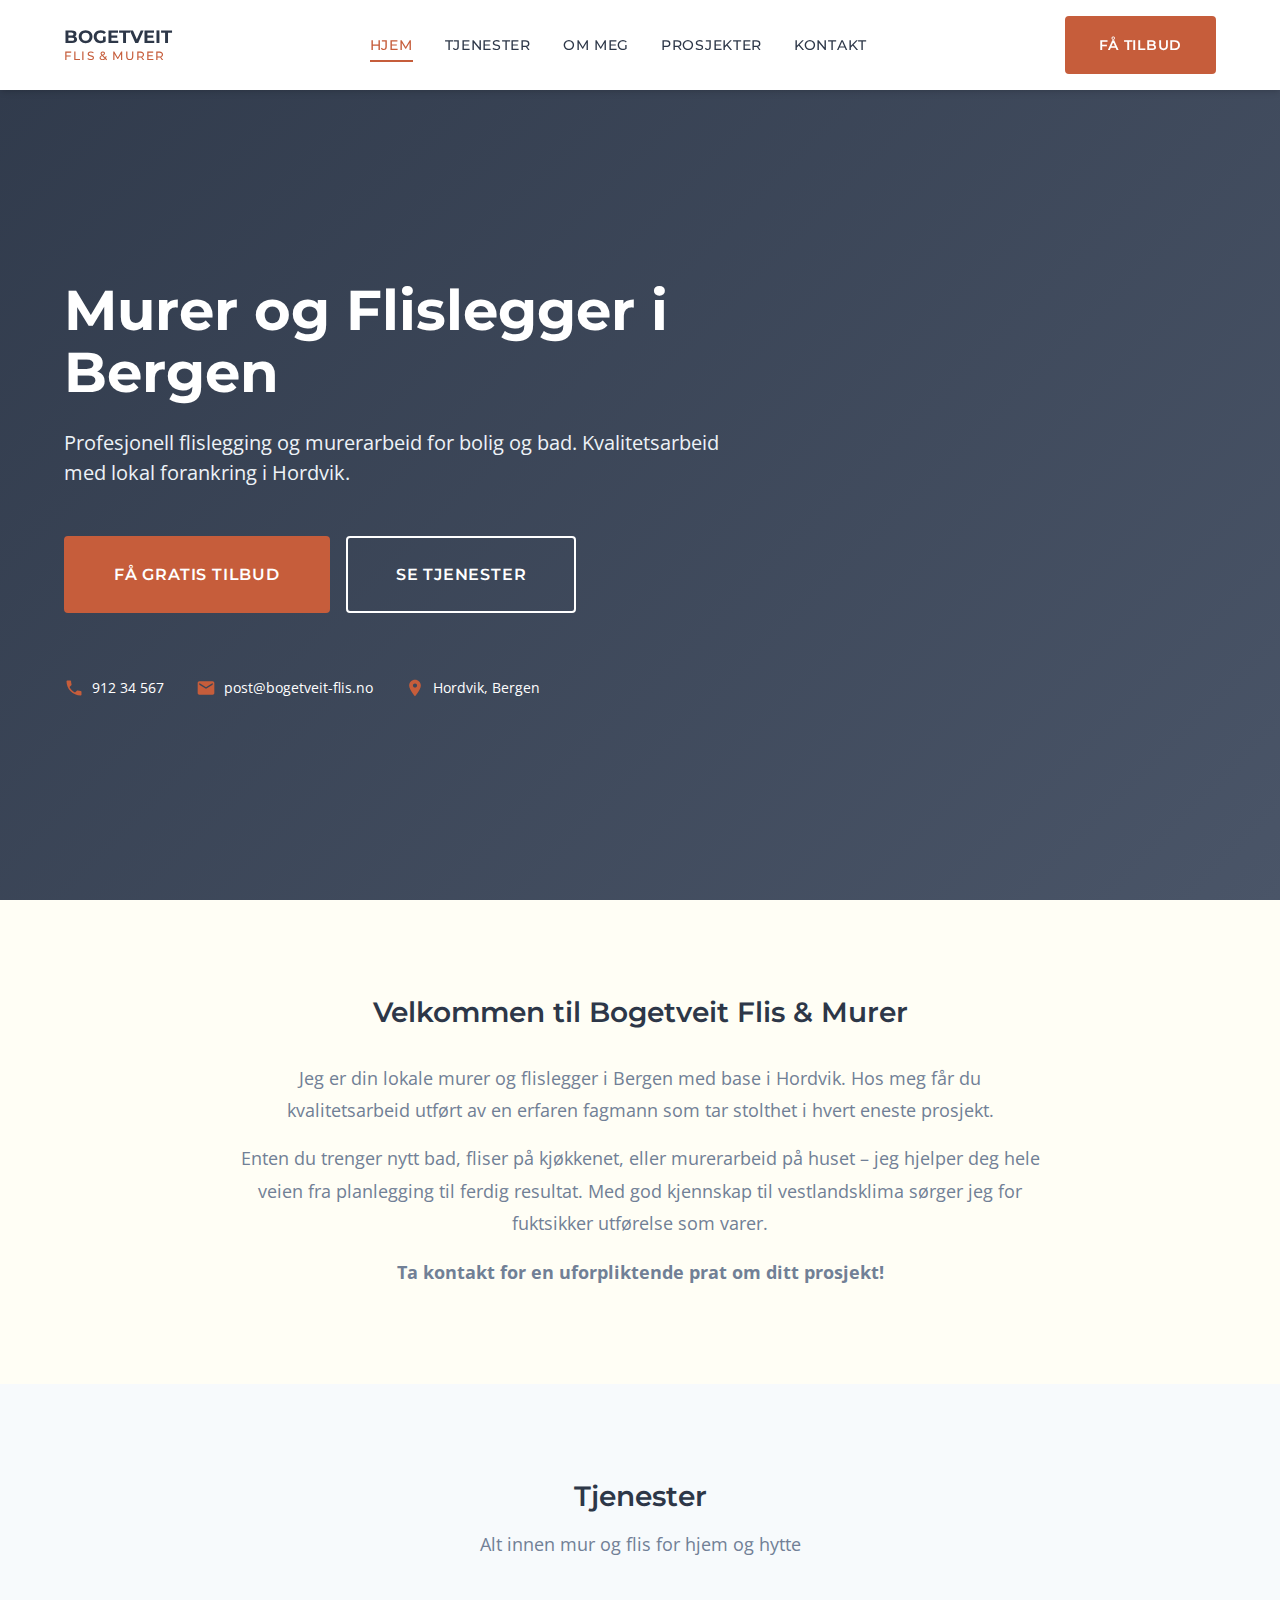
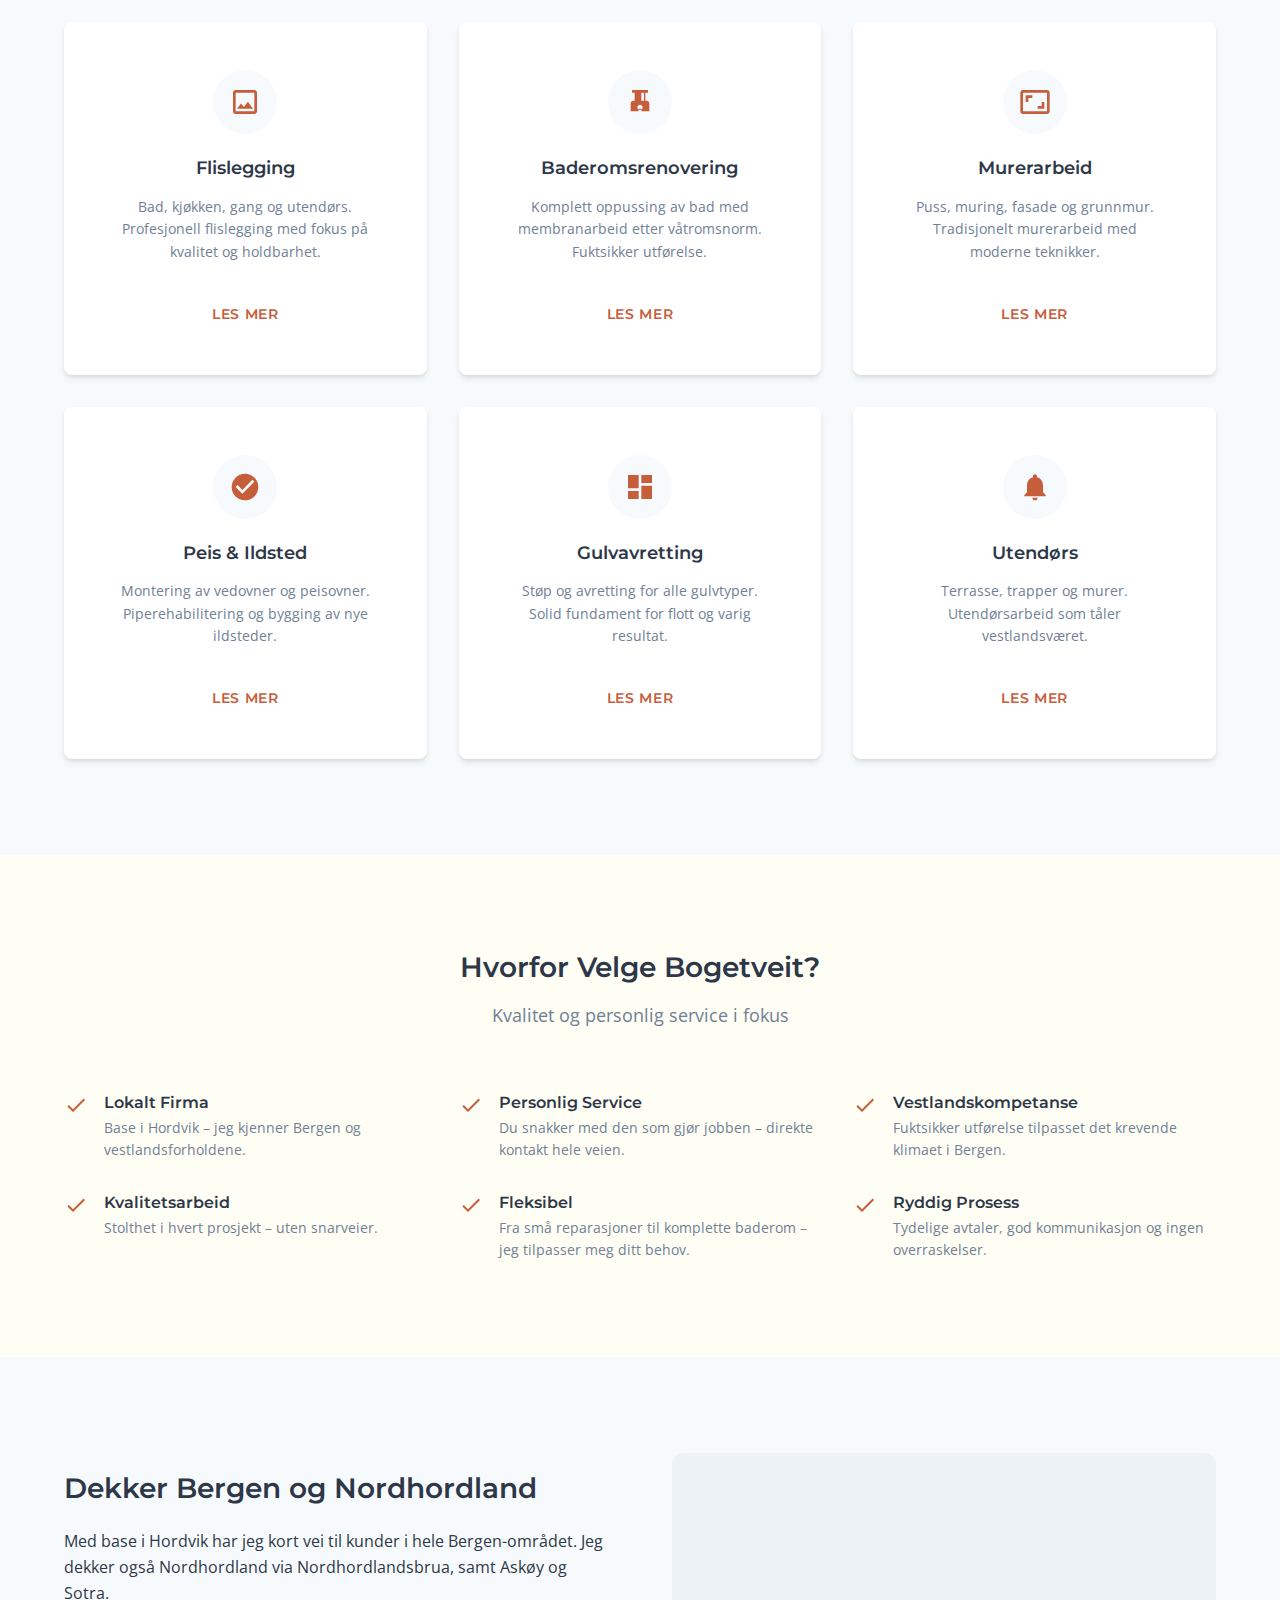
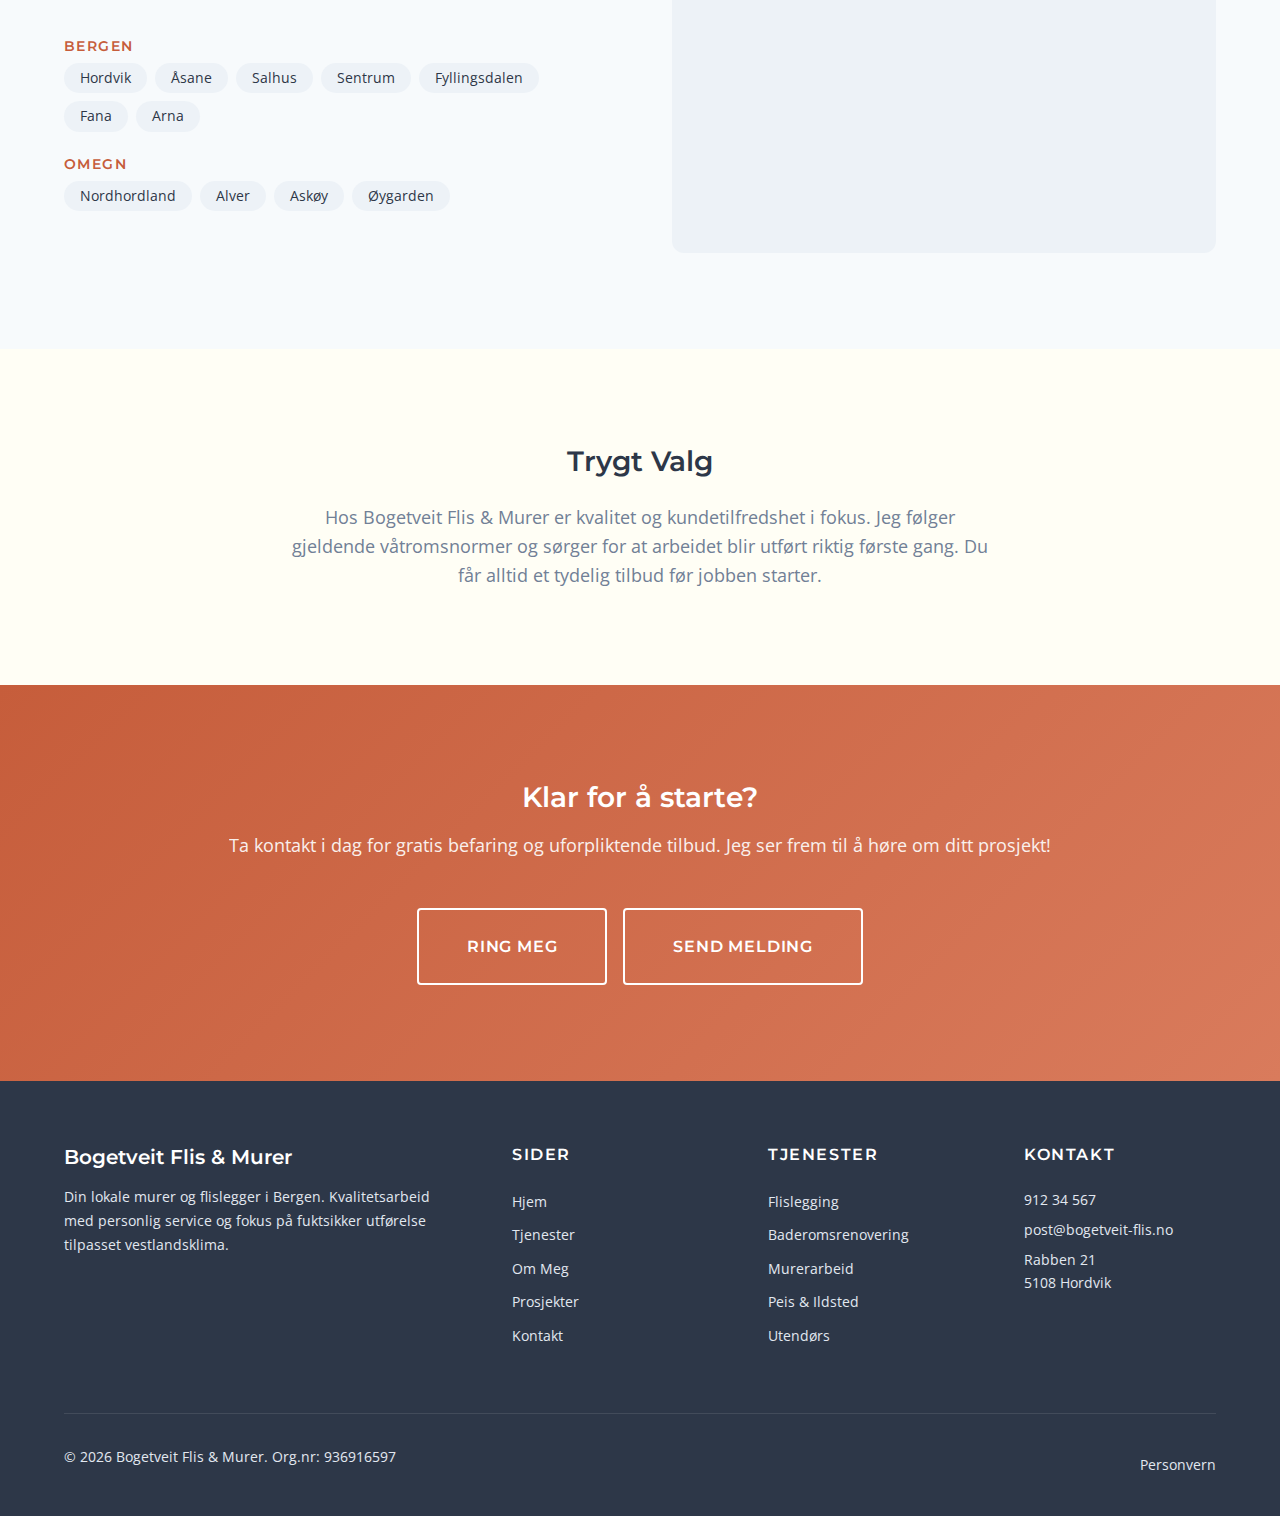
<file: index.html>
<!DOCTYPE html>
<html lang="nb">
<head>
    <meta charset="UTF-8">
    <meta name="viewport" content="width=device-width, initial-scale=1.0">
    <meta http-equiv="X-UA-Compatible" content="IE=edge">

    <!-- SEO Meta Tags -->
    <title>Murer Bergen | Flislegger Bergen | Bogetveit Flis & Murer</title>
    <meta name="description" content="Profesjonell murer og flislegger i Bergen. Flislegging, baderomsrenovering, murerarbeid. Lokal kvalitet fra Hordvik. Gratis befaring!">
    <meta name="keywords" content="murer bergen, flislegger bergen, flislegging bergen, mur og flis bergen, baderomsrenovering bergen, murer åsane, flislegger hordvik">
    <meta name="author" content="Bogetveit Flis & Murer">
    <meta name="robots" content="index, follow">

    <!-- Open Graph -->
    <meta property="og:title" content="Murer Bergen | Flislegger Bergen | Bogetveit Flis & Murer">
    <meta property="og:description" content="Profesjonell murer og flislegger i Bergen. Flislegging, baderomsrenovering, murerarbeid. Lokal kvalitet fra Hordvik.">
    <meta property="og:type" content="website">
    <meta property="og:locale" content="nb_NO">
    <meta property="og:site_name" content="Bogetveit Flis & Murer">

    <!-- Canonical URL -->
    <link rel="canonical" href="https://bogetveit-flis.no/">

    <!-- Fonts -->
    <link rel="preconnect" href="https://fonts.googleapis.com">
    <link rel="preconnect" href="https://fonts.gstatic.com" crossorigin>
    <link href="https://fonts.googleapis.com/css2?family=Montserrat:wght@500;600;700&family=Open+Sans:wght@400;500;600&display=swap" rel="stylesheet">

    <!-- Stylesheets -->
    <link rel="stylesheet" href="css/style.css">
    <link rel="stylesheet" href="css/responsive.css">

    <!-- Favicon -->
    <link rel="icon" type="image/x-icon" href="favicon.ico">

    <!-- Schema.org Markup -->
    <script type="application/ld+json">
    {
        "@context": "https://schema.org",
        "@type": "HomeAndConstructionBusiness",
        "name": "Bogetveit Flis & Murer",
        "description": "Profesjonell murer og flislegger i Bergen. Spesialisert på flislegging, baderomsrenovering og murerarbeid. Lokal kvalitet fra Hordvik.",
        "@id": "https://bogetveit-flis.no",
        "url": "https://bogetveit-flis.no",
        "telephone": "+4791234567",
        "email": "post@bogetveit-flis.no",
        "address": {
            "@type": "PostalAddress",
            "streetAddress": "Rabben 21",
            "addressLocality": "Hordvik",
            "postalCode": "5108",
            "addressRegion": "Vestland",
            "addressCountry": "NO"
        },
        "geo": {
            "@type": "GeoCoordinates",
            "latitude": 60.4689,
            "longitude": 5.2865
        },
        "areaServed": ["Bergen", "Åsane", "Hordvik", "Nordhordland", "Alver", "Askøy", "Øygarden"],
        "priceRange": "$",
        "openingHoursSpecification": {
            "@type": "OpeningHoursSpecification",
            "dayOfWeek": ["Monday", "Tuesday", "Wednesday", "Thursday", "Friday"],
            "opens": "07:00",
            "closes": "16:00"
        },
        "hasOfferCatalog": {
            "@type": "OfferCatalog",
            "name": "Murer- og flisleggertjenester",
            "itemListElement": [
                {"@type": "Offer", "itemOffered": {"@type": "Service", "name": "Flislegging"}},
                {"@type": "Offer", "itemOffered": {"@type": "Service", "name": "Baderomsrenovering"}},
                {"@type": "Offer", "itemOffered": {"@type": "Service", "name": "Murerarbeid"}},
                {"@type": "Offer", "itemOffered": {"@type": "Service", "name": "Peis og ildsted"}}
            ]
        }
    }
    </script>
</head>
<body>
    <!-- Header -->
    <header class="header">
        <div class="header__inner">
            <a href="index.html" class="header__logo">
                <div class="header__logo-text">
                    BOGETVEIT
                    <span>Flis & Murer</span>
                </div>
            </a>

            <nav class="nav" id="nav">
                <ul class="nav__list">
                    <li><a href="index.html" class="nav__link nav__link--active">Hjem</a></li>
                    <li><a href="tjenester.html" class="nav__link">Tjenester</a></li>
                    <li><a href="om-meg.html" class="nav__link">Om Meg</a></li>
                    <li><a href="prosjekter.html" class="nav__link">Prosjekter</a></li>
                    <li><a href="kontakt.html" class="nav__link">Kontakt</a></li>
                </ul>
            </nav>

            <a href="kontakt.html" class="btn btn--primary header__cta">Få Tilbud</a>

            <button class="nav__toggle" id="navToggle" aria-label="Meny">
                <span></span>
                <span></span>
                <span></span>
            </button>
        </div>
    </header>

    <!-- Hero Section -->
    <section class="hero">
        <div class="hero__background" style="background-image: url('https://images.unsplash.com/photo-1584622650111-993a426fbf0a?w=1920&q=80');"></div>
        <div class="container">
            <div class="hero__content">
                <h1 class="hero__title">Murer og Flislegger i Bergen</h1>
                <p class="hero__subtitle">Profesjonell flislegging og murerarbeid for bolig og bad. Kvalitetsarbeid med lokal forankring i Hordvik.</p>

                <div class="hero__buttons">
                    <a href="kontakt.html" class="btn btn--primary btn--large">Få Gratis Tilbud</a>
                    <a href="tjenester.html" class="btn btn--secondary btn--large">Se Tjenester</a>
                </div>

                <div class="hero__contact">
                    <div class="hero__contact-item">
                        <svg xmlns="http://www.w3.org/2000/svg" viewBox="0 0 24 24"><path d="M6.62 10.79c1.44 2.83 3.76 5.14 6.59 6.59l2.2-2.2c.27-.27.67-.36 1.02-.24 1.12.37 2.33.57 3.57.57.55 0 1 .45 1 1V20c0 .55-.45 1-1 1-9.39 0-17-7.61-17-17 0-.55.45-1 1-1h3.5c.55 0 1 .45 1 1 0 1.25.2 2.45.57 3.57.11.35.03.74-.25 1.02l-2.2 2.2z"/></svg>
                        <a href="tel:+4791234567">912 34 567</a>
                    </div>
                    <div class="hero__contact-item">
                        <svg xmlns="http://www.w3.org/2000/svg" viewBox="0 0 24 24"><path d="M20 4H4c-1.1 0-1.99.9-1.99 2L2 18c0 1.1.9 2 2 2h16c1.1 0 2-.9 2-2V6c0-1.1-.9-2-2-2zm0 4l-8 5-8-5V6l8 5 8-5v2z"/></svg>
                        <a href="mailto:post@bogetveit-flis.no">post@bogetveit-flis.no</a>
                    </div>
                    <div class="hero__contact-item">
                        <svg xmlns="http://www.w3.org/2000/svg" viewBox="0 0 24 24"><path d="M12 2C8.13 2 5 5.13 5 9c0 5.25 7 13 7 13s7-7.75 7-13c0-3.87-3.13-7-7-7zm0 9.5c-1.38 0-2.5-1.12-2.5-2.5s1.12-2.5 2.5-2.5 2.5 1.12 2.5 2.5-1.12 2.5-2.5 2.5z"/></svg>
                        <span>Hordvik, Bergen</span>
                    </div>
                </div>
            </div>
        </div>
    </section>

    <!-- Introduction Section -->
    <section class="section intro">
        <div class="container">
            <div class="intro__content">
                <h2 class="intro__title">Velkommen til Bogetveit Flis & Murer</h2>
                <p class="intro__text">
                    Jeg er din lokale murer og flislegger i Bergen med base i Hordvik. Hos meg får du kvalitetsarbeid utført av en erfaren fagmann som tar stolthet i hvert eneste prosjekt.
                </p>
                <p class="intro__text">
                    Enten du trenger nytt bad, fliser på kjøkkenet, eller murerarbeid på huset – jeg hjelper deg hele veien fra planlegging til ferdig resultat. Med god kjennskap til vestlandsklima sørger jeg for fuktsikker utførelse som varer.
                </p>
                <p class="intro__text">
                    <strong>Ta kontakt for en uforpliktende prat om ditt prosjekt!</strong>
                </p>
            </div>
        </div>
    </section>

    <!-- Services Section -->
    <section class="section section--gray">
        <div class="container">
            <div class="section__header">
                <h2 class="section__title">Tjenester</h2>
                <p class="section__subtitle">Alt innen mur og flis for hjem og hytte</p>
            </div>

            <div class="services-grid">
                <div class="service-card">
                    <div class="service-card__icon">
                        <svg xmlns="http://www.w3.org/2000/svg" viewBox="0 0 24 24"><path d="M19 5v14H5V5h14m0-2H5c-1.1 0-2 .9-2 2v14c0 1.1.9 2 2 2h14c1.1 0 2-.9 2-2V5c0-1.1-.9-2-2-2zm-4.86 8.86l-3 3.87L9 13.14 6 17h12l-3.86-5.14z"/></svg>
                    </div>
                    <h3 class="service-card__title">Flislegging</h3>
                    <p class="service-card__text">Bad, kjøkken, gang og utendørs. Profesjonell flislegging med fokus på kvalitet og holdbarhet.</p>
                    <a href="tjenester.html#flislegging" class="service-card__link">Les mer</a>
                </div>

                <div class="service-card">
                    <div class="service-card__icon">
                        <svg xmlns="http://www.w3.org/2000/svg" viewBox="0 0 24 24"><path d="M17 11h-1V5h2V3H6v2h2v6H7c-1.1 0-2 .9-2 2v6h6v-2h2v2h6v-6c0-1.1-.9-2-2-2zm-5 7c-1.1 0-2-.9-2-2s.9-2 2-2 2 .9 2 2-.9 2-2 2zm3-7h-2V5h2v6z"/></svg>
                    </div>
                    <h3 class="service-card__title">Baderomsrenovering</h3>
                    <p class="service-card__text">Komplett oppussing av bad med membranarbeid etter våtromsnorm. Fuktsikker utførelse.</p>
                    <a href="tjenester.html#baderomsrenovering" class="service-card__link">Les mer</a>
                </div>

                <div class="service-card">
                    <div class="service-card__icon">
                        <svg xmlns="http://www.w3.org/2000/svg" viewBox="0 0 24 24"><path d="M19 12h-2v3h-3v2h5v-5zM7 9h3V7H5v5h2V9zm14-6H3c-1.1 0-2 .9-2 2v14c0 1.1.9 2 2 2h18c1.1 0 2-.9 2-2V5c0-1.1-.9-2-2-2zm0 16.01H3V4.99h18v14.02z"/></svg>
                    </div>
                    <h3 class="service-card__title">Murerarbeid</h3>
                    <p class="service-card__text">Puss, muring, fasade og grunnmur. Tradisjonelt murerarbeid med moderne teknikker.</p>
                    <a href="tjenester.html#murerarbeid" class="service-card__link">Les mer</a>
                </div>

                <div class="service-card">
                    <div class="service-card__icon">
                        <svg xmlns="http://www.w3.org/2000/svg" viewBox="0 0 24 24"><path d="M12 2C6.48 2 2 6.48 2 12s4.48 10 10 10 10-4.48 10-10S17.52 2 12 2zm-2 15l-5-5 1.41-1.41L10 14.17l7.59-7.59L19 8l-9 9z"/></svg>
                    </div>
                    <h3 class="service-card__title">Peis & Ildsted</h3>
                    <p class="service-card__text">Montering av vedovner og peisovner. Piperehabilitering og bygging av nye ildsteder.</p>
                    <a href="tjenester.html#peis" class="service-card__link">Les mer</a>
                </div>

                <div class="service-card">
                    <div class="service-card__icon">
                        <svg xmlns="http://www.w3.org/2000/svg" viewBox="0 0 24 24"><path d="M3 13h8V3H3v10zm0 8h8v-6H3v6zm10 0h8V11h-8v10zm0-18v6h8V3h-8z"/></svg>
                    </div>
                    <h3 class="service-card__title">Gulvavretting</h3>
                    <p class="service-card__text">Støp og avretting for alle gulvtyper. Solid fundament for flott og varig resultat.</p>
                    <a href="tjenester.html#gulvavretting" class="service-card__link">Les mer</a>
                </div>

                <div class="service-card">
                    <div class="service-card__icon">
                        <svg xmlns="http://www.w3.org/2000/svg" viewBox="0 0 24 24"><path d="M12 22c1.1 0 2-.9 2-2h-4c0 1.1.89 2 2 2zm6-6v-5c0-3.07-1.64-5.64-4.5-6.32V4c0-.83-.67-1.5-1.5-1.5s-1.5.67-1.5 1.5v.68C7.63 5.36 6 7.92 6 11v5l-2 2v1h16v-1l-2-2z"/></svg>
                    </div>
                    <h3 class="service-card__title">Utendørs</h3>
                    <p class="service-card__text">Terrasse, trapper og murer. Utendørsarbeid som tåler vestlandsværet.</p>
                    <a href="tjenester.html#utendors" class="service-card__link">Les mer</a>
                </div>
            </div>
        </div>
    </section>

    <!-- Why Choose Us Section -->
    <section class="section">
        <div class="container">
            <div class="section__header">
                <h2 class="section__title">Hvorfor Velge Bogetveit?</h2>
                <p class="section__subtitle">Kvalitet og personlig service i fokus</p>
            </div>

            <div class="benefits-grid">
                <div class="benefit-item">
                    <div class="benefit-item__icon">
                        <svg xmlns="http://www.w3.org/2000/svg" viewBox="0 0 24 24"><path d="M9 16.17L4.83 12l-1.42 1.41L9 19 21 7l-1.41-1.41L9 16.17z"/></svg>
                    </div>
                    <div class="benefit-item__content">
                        <h4>Lokalt Firma</h4>
                        <p>Base i Hordvik – jeg kjenner Bergen og vestlandsforholdene.</p>
                    </div>
                </div>

                <div class="benefit-item">
                    <div class="benefit-item__icon">
                        <svg xmlns="http://www.w3.org/2000/svg" viewBox="0 0 24 24"><path d="M9 16.17L4.83 12l-1.42 1.41L9 19 21 7l-1.41-1.41L9 16.17z"/></svg>
                    </div>
                    <div class="benefit-item__content">
                        <h4>Personlig Service</h4>
                        <p>Du snakker med den som gjør jobben – direkte kontakt hele veien.</p>
                    </div>
                </div>

                <div class="benefit-item">
                    <div class="benefit-item__icon">
                        <svg xmlns="http://www.w3.org/2000/svg" viewBox="0 0 24 24"><path d="M9 16.17L4.83 12l-1.42 1.41L9 19 21 7l-1.41-1.41L9 16.17z"/></svg>
                    </div>
                    <div class="benefit-item__content">
                        <h4>Vestlandskompetanse</h4>
                        <p>Fuktsikker utførelse tilpasset det krevende klimaet i Bergen.</p>
                    </div>
                </div>

                <div class="benefit-item">
                    <div class="benefit-item__icon">
                        <svg xmlns="http://www.w3.org/2000/svg" viewBox="0 0 24 24"><path d="M9 16.17L4.83 12l-1.42 1.41L9 19 21 7l-1.41-1.41L9 16.17z"/></svg>
                    </div>
                    <div class="benefit-item__content">
                        <h4>Kvalitetsarbeid</h4>
                        <p>Stolthet i hvert prosjekt – uten snarveier.</p>
                    </div>
                </div>

                <div class="benefit-item">
                    <div class="benefit-item__icon">
                        <svg xmlns="http://www.w3.org/2000/svg" viewBox="0 0 24 24"><path d="M9 16.17L4.83 12l-1.42 1.41L9 19 21 7l-1.41-1.41L9 16.17z"/></svg>
                    </div>
                    <div class="benefit-item__content">
                        <h4>Fleksibel</h4>
                        <p>Fra små reparasjoner til komplette baderom – jeg tilpasser meg ditt behov.</p>
                    </div>
                </div>

                <div class="benefit-item">
                    <div class="benefit-item__icon">
                        <svg xmlns="http://www.w3.org/2000/svg" viewBox="0 0 24 24"><path d="M9 16.17L4.83 12l-1.42 1.41L9 19 21 7l-1.41-1.41L9 16.17z"/></svg>
                    </div>
                    <div class="benefit-item__content">
                        <h4>Ryddig Prosess</h4>
                        <p>Tydelige avtaler, god kommunikasjon og ingen overraskelser.</p>
                    </div>
                </div>
            </div>
        </div>
    </section>

    <!-- Coverage Area Section -->
    <section class="section section--gray">
        <div class="container">
            <div class="coverage">
                <div class="coverage__content">
                    <h2>Dekker Bergen og Nordhordland</h2>
                    <p>Med base i Hordvik har jeg kort vei til kunder i hele Bergen-området. Jeg dekker også Nordhordland via Nordhordlandsbrua, samt Askøy og Sotra.</p>

                    <div class="coverage__areas">
                        <h4>Bergen</h4>
                        <div class="coverage__list">
                            <span>Hordvik</span>
                            <span>Åsane</span>
                            <span>Salhus</span>
                            <span>Sentrum</span>
                            <span>Fyllingsdalen</span>
                            <span>Fana</span>
                            <span>Arna</span>
                        </div>

                        <h4>Omegn</h4>
                        <div class="coverage__list">
                            <span>Nordhordland</span>
                            <span>Alver</span>
                            <span>Askøy</span>
                            <span>Øygarden</span>
                        </div>
                    </div>
                </div>

                <div class="coverage__map">
                    <iframe
                        src="https://www.google.com/maps/embed?pb=!1m18!1m12!1m3!1d15718.012456789!2d5.2765!3d60.4689!2m3!1f0!2f0!3f0!3m2!1i1024!2i768!4f13.1!3m3!1m2!1s0x463cf1234567890%3A0x1234567890!2sHordvik%2C%20Bergen!5e0!3m2!1sno!2sno!4v1234567890"
                        allowfullscreen=""
                        loading="lazy"
                        referrerpolicy="no-referrer-when-downgrade"
                        title="Kart over dekningsområde">
                    </iframe>
                </div>
            </div>
        </div>
    </section>

    <!-- Trust Section -->
    <section class="section trust">
        <div class="container">
            <div class="trust__content">
                <h2 class="trust__title">Trygt Valg</h2>
                <p class="trust__text">
                    Hos Bogetveit Flis & Murer er kvalitet og kundetilfredshet i fokus. Jeg følger gjeldende våtromsnormer og sørger for at arbeidet blir utført riktig første gang. Du får alltid et tydelig tilbud før jobben starter.
                </p>
            </div>
        </div>
    </section>

    <!-- CTA Section -->
    <section class="section cta">
        <div class="container">
            <h2>Klar for å starte?</h2>
            <p>Ta kontakt i dag for gratis befaring og uforpliktende tilbud. Jeg ser frem til å høre om ditt prosjekt!</p>
            <div class="cta__buttons">
                <a href="tel:+4791234567" class="btn btn--secondary btn--large">Ring Meg</a>
                <a href="kontakt.html" class="btn btn--secondary btn--large">Send Melding</a>
            </div>
        </div>
    </section>

    <!-- Footer -->
    <footer class="footer">
        <div class="container">
            <div class="footer__grid">
                <div class="footer__brand">
                    <h3>Bogetveit Flis & Murer</h3>
                    <p>Din lokale murer og flislegger i Bergen. Kvalitetsarbeid med personlig service og fokus på fuktsikker utførelse tilpasset vestlandsklima.</p>
                </div>

                <div class="footer__nav">
                    <h4>Sider</h4>
                    <ul>
                        <li><a href="index.html">Hjem</a></li>
                        <li><a href="tjenester.html">Tjenester</a></li>
                        <li><a href="om-meg.html">Om Meg</a></li>
                        <li><a href="prosjekter.html">Prosjekter</a></li>
                        <li><a href="kontakt.html">Kontakt</a></li>
                    </ul>
                </div>

                <div class="footer__nav">
                    <h4>Tjenester</h4>
                    <ul>
                        <li><a href="tjenester.html#flislegging">Flislegging</a></li>
                        <li><a href="tjenester.html#baderomsrenovering">Baderomsrenovering</a></li>
                        <li><a href="tjenester.html#murerarbeid">Murerarbeid</a></li>
                        <li><a href="tjenester.html#peis">Peis & Ildsted</a></li>
                        <li><a href="tjenester.html#utendors">Utendørs</a></li>
                    </ul>
                </div>

                <div class="footer__contact">
                    <h4>Kontakt</h4>
                    <a href="tel:+4791234567">912 34 567</a>
                    <a href="mailto:post@bogetveit-flis.no">post@bogetveit-flis.no</a>
                    <p>Rabben 21<br>5108 Hordvik</p>
                </div>
            </div>

            <div class="footer__bottom">
                <p class="footer__copyright">&copy; 2026 Bogetveit Flis & Murer. Org.nr: 936916597</p>
                <div class="footer__legal">
                    <a href="#">Personvern</a>
                </div>
            </div>
        </div>
    </footer>

    <!-- Back to Top Button -->
    <button class="back-to-top" id="backToTop" aria-label="Tilbake til toppen">
        <svg xmlns="http://www.w3.org/2000/svg" viewBox="0 0 24 24"><path d="M7.41 15.41L12 10.83l4.59 4.58L18 14l-6-6-6 6z"/></svg>
    </button>

    <!-- JavaScript -->
    <script src="js/main.js"></script>
</body>
</html>
</file>
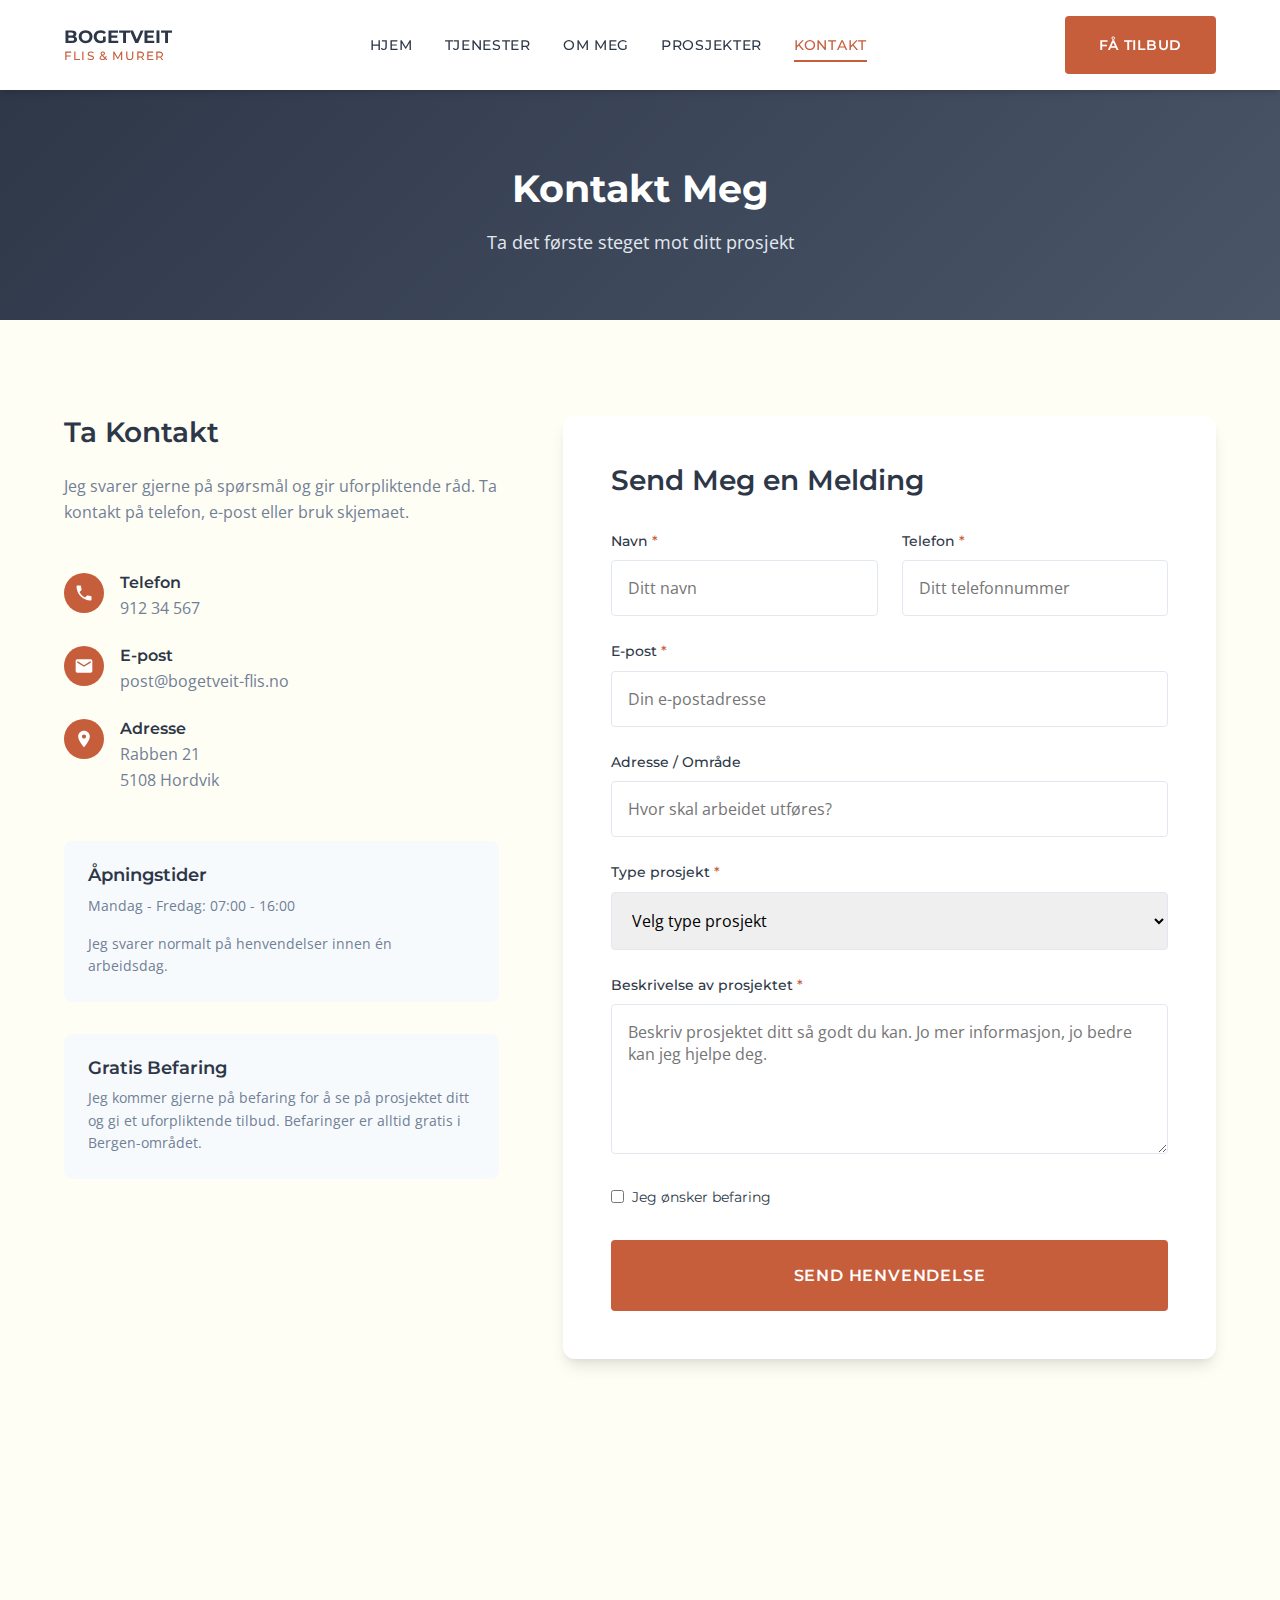
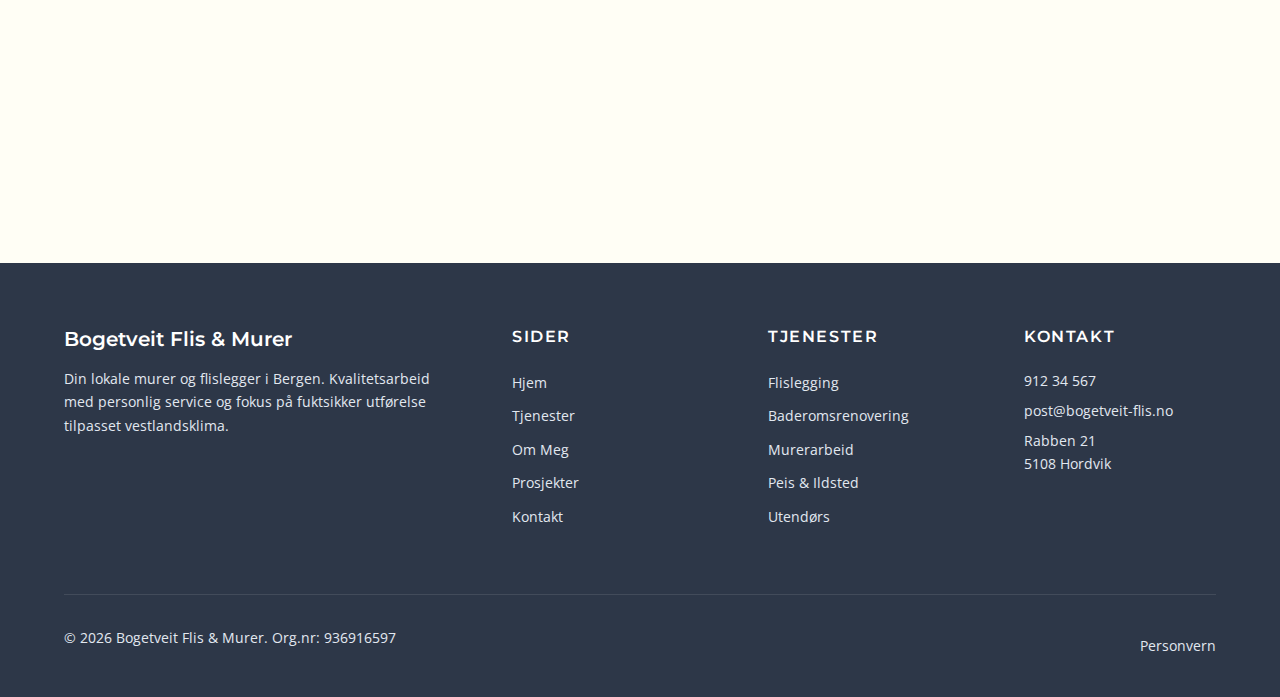
<file: kontakt.html>
<!DOCTYPE html>
<html lang="nb">
<head>
    <meta charset="UTF-8">
    <meta name="viewport" content="width=device-width, initial-scale=1.0">
    <meta http-equiv="X-UA-Compatible" content="IE=edge">

    <!-- SEO Meta Tags -->
    <title>Kontakt Murer Bergen | Gratis Tilbud | Bogetveit Flis & Murer</title>
    <meta name="description" content="Kontakt Bogetveit Flis & Murer for mur og flis i Bergen. Gratis befaring og uforpliktende tilbud. Ring eller send melding.">
    <meta name="keywords" content="kontakt murer bergen, gratis tilbud flislegger, befaring mur og flis, murer telefon bergen">
    <meta name="author" content="Bogetveit Flis & Murer">
    <meta name="robots" content="index, follow">

    <!-- Open Graph -->
    <meta property="og:title" content="Kontakt Murer Bergen | Gratis Tilbud | Bogetveit Flis & Murer">
    <meta property="og:description" content="Kontakt Bogetveit Flis & Murer for mur og flis i Bergen. Gratis befaring og uforpliktende tilbud.">
    <meta property="og:type" content="website">
    <meta property="og:locale" content="nb_NO">

    <!-- Canonical URL -->
    <link rel="canonical" href="https://bogetveit-flis.no/kontakt.html">

    <!-- Fonts -->
    <link rel="preconnect" href="https://fonts.googleapis.com">
    <link rel="preconnect" href="https://fonts.gstatic.com" crossorigin>
    <link href="https://fonts.googleapis.com/css2?family=Montserrat:wght@500;600;700&family=Open+Sans:wght@400;500;600&display=swap" rel="stylesheet">

    <!-- Stylesheets -->
    <link rel="stylesheet" href="css/style.css">
    <link rel="stylesheet" href="css/responsive.css">

    <!-- Favicon -->
    <link rel="icon" type="image/x-icon" href="favicon.ico">
</head>
<body>
    <!-- Header -->
    <header class="header">
        <div class="header__inner">
            <a href="index.html" class="header__logo">
                <div class="header__logo-text">
                    BOGETVEIT
                    <span>Flis & Murer</span>
                </div>
            </a>

            <nav class="nav" id="nav">
                <ul class="nav__list">
                    <li><a href="index.html" class="nav__link">Hjem</a></li>
                    <li><a href="tjenester.html" class="nav__link">Tjenester</a></li>
                    <li><a href="om-meg.html" class="nav__link">Om Meg</a></li>
                    <li><a href="prosjekter.html" class="nav__link">Prosjekter</a></li>
                    <li><a href="kontakt.html" class="nav__link nav__link--active">Kontakt</a></li>
                </ul>
            </nav>

            <a href="kontakt.html" class="btn btn--primary header__cta">Få Tilbud</a>

            <button class="nav__toggle" id="navToggle" aria-label="Meny">
                <span></span>
                <span></span>
                <span></span>
            </button>
        </div>
    </header>

    <!-- Page Header -->
    <section class="page-header">
        <div class="container">
            <h1 class="page-header__title">Kontakt Meg</h1>
            <p class="page-header__subtitle">Ta det første steget mot ditt prosjekt</p>
        </div>
    </section>

    <!-- Contact Section -->
    <section class="section">
        <div class="container">
            <div class="contact-grid">
                <div class="contact-info">
                    <h2>Ta Kontakt</h2>
                    <p>Jeg svarer gjerne på spørsmål og gir uforpliktende råd. Ta kontakt på telefon, e-post eller bruk skjemaet.</p>

                    <div class="contact-details">
                        <div class="contact-item">
                            <div class="contact-item__icon">
                                <svg xmlns="http://www.w3.org/2000/svg" viewBox="0 0 24 24"><path d="M6.62 10.79c1.44 2.83 3.76 5.14 6.59 6.59l2.2-2.2c.27-.27.67-.36 1.02-.24 1.12.37 2.33.57 3.57.57.55 0 1 .45 1 1V20c0 .55-.45 1-1 1-9.39 0-17-7.61-17-17 0-.55.45-1 1-1h3.5c.55 0 1 .45 1 1 0 1.25.2 2.45.57 3.57.11.35.03.74-.25 1.02l-2.2 2.2z"/></svg>
                            </div>
                            <div class="contact-item__content">
                                <h4>Telefon</h4>
                                <a href="tel:+4791234567">912 34 567</a>
                            </div>
                        </div>

                        <div class="contact-item">
                            <div class="contact-item__icon">
                                <svg xmlns="http://www.w3.org/2000/svg" viewBox="0 0 24 24"><path d="M20 4H4c-1.1 0-1.99.9-1.99 2L2 18c0 1.1.9 2 2 2h16c1.1 0 2-.9 2-2V6c0-1.1-.9-2-2-2zm0 4l-8 5-8-5V6l8 5 8-5v2z"/></svg>
                            </div>
                            <div class="contact-item__content">
                                <h4>E-post</h4>
                                <a href="mailto:post@bogetveit-flis.no">post@bogetveit-flis.no</a>
                            </div>
                        </div>

                        <div class="contact-item">
                            <div class="contact-item__icon">
                                <svg xmlns="http://www.w3.org/2000/svg" viewBox="0 0 24 24"><path d="M12 2C8.13 2 5 5.13 5 9c0 5.25 7 13 7 13s7-7.75 7-13c0-3.87-3.13-7-7-7zm0 9.5c-1.38 0-2.5-1.12-2.5-2.5s1.12-2.5 2.5-2.5 2.5 1.12 2.5 2.5-1.12 2.5-2.5 2.5z"/></svg>
                            </div>
                            <div class="contact-item__content">
                                <h4>Adresse</h4>
                                <p>Rabben 21<br>5108 Hordvik</p>
                            </div>
                        </div>
                    </div>

                    <div class="contact-hours">
                        <h4>Åpningstider</h4>
                        <p>Mandag - Fredag: 07:00 - 16:00</p>
                        <p>Jeg svarer normalt på henvendelser innen én arbeidsdag.</p>
                    </div>

                    <div class="contact-hours mt-4">
                        <h4>Gratis Befaring</h4>
                        <p>Jeg kommer gjerne på befaring for å se på prosjektet ditt og gi et uforpliktende tilbud. Befaringer er alltid gratis i Bergen-området.</p>
                    </div>
                </div>

                <div class="contact-form-wrapper">
                    <h2>Send Meg en Melding</h2>

                    <div class="form-message form-message--success" id="formSuccess">
                        <strong>Takk for din henvendelse!</strong><br>
                        Jeg har mottatt meldingen din og vil kontakte deg så snart som mulig, vanligvis innen én arbeidsdag.
                    </div>

                    <div class="form-message form-message--error" id="formError">
                        <strong>Noe gikk galt.</strong><br>
                        Vennligst prøv igjen eller ring meg direkte.
                    </div>

                    <form id="contactForm" class="contact-form">
                        <div class="form-row">
                            <div class="form-group">
                                <label for="name">Navn <span class="required">*</span></label>
                                <input type="text" id="name" name="name" required placeholder="Ditt navn">
                            </div>

                            <div class="form-group">
                                <label for="phone">Telefon <span class="required">*</span></label>
                                <input type="tel" id="phone" name="phone" required placeholder="Ditt telefonnummer">
                            </div>
                        </div>

                        <div class="form-group">
                            <label for="email">E-post <span class="required">*</span></label>
                            <input type="email" id="email" name="email" required placeholder="Din e-postadresse">
                        </div>

                        <div class="form-group">
                            <label for="address">Adresse / Område</label>
                            <input type="text" id="address" name="address" placeholder="Hvor skal arbeidet utføres?">
                        </div>

                        <div class="form-group">
                            <label for="projectType">Type prosjekt <span class="required">*</span></label>
                            <select id="projectType" name="projectType" required>
                                <option value="">Velg type prosjekt</option>
                                <option value="flislegging-bad">Flislegging bad</option>
                                <option value="baderomsrenovering">Baderomsrenovering</option>
                                <option value="flislegging-kjokken">Flislegging kjøkken/gang</option>
                                <option value="murerarbeid">Murerarbeid</option>
                                <option value="peis-ildsted">Peis/ildsted</option>
                                <option value="gulvavretting">Gulvavretting/støp</option>
                                <option value="utendors">Utendørs arbeid</option>
                                <option value="annet">Annet</option>
                            </select>
                        </div>

                        <div class="form-group">
                            <label for="description">Beskrivelse av prosjektet <span class="required">*</span></label>
                            <textarea id="description" name="description" required placeholder="Beskriv prosjektet ditt så godt du kan. Jo mer informasjon, jo bedre kan jeg hjelpe deg."></textarea>
                        </div>

                        <div class="form-group form-checkbox">
                            <input type="checkbox" id="siteVisit" name="siteVisit">
                            <label for="siteVisit">Jeg ønsker befaring</label>
                        </div>

                        <div class="form-submit">
                            <button type="submit" class="btn btn--primary btn--large">Send Henvendelse</button>
                        </div>
                    </form>
                </div>
            </div>
        </div>
    </section>

    <!-- Map Section -->
    <section class="map-section">
        <iframe
            src="https://www.google.com/maps/embed?pb=!1m18!1m12!1m3!1d7859.006228394!2d5.273!3d60.4689!2m3!1f0!2f0!3f0!3m2!1i1024!2i768!4f13.1!3m3!1m2!1s0x463cf91e29d6c8ed%3A0x1234567890!2sHordvik%2C%20Bergen!5e0!3m2!1sno!2sno!4v1234567890"
            allowfullscreen=""
            loading="lazy"
            referrerpolicy="no-referrer-when-downgrade"
            title="Kart over Hordvik, Bergen">
        </iframe>
    </section>

    <!-- Footer -->
    <footer class="footer">
        <div class="container">
            <div class="footer__grid">
                <div class="footer__brand">
                    <h3>Bogetveit Flis & Murer</h3>
                    <p>Din lokale murer og flislegger i Bergen. Kvalitetsarbeid med personlig service og fokus på fuktsikker utførelse tilpasset vestlandsklima.</p>
                </div>

                <div class="footer__nav">
                    <h4>Sider</h4>
                    <ul>
                        <li><a href="index.html">Hjem</a></li>
                        <li><a href="tjenester.html">Tjenester</a></li>
                        <li><a href="om-meg.html">Om Meg</a></li>
                        <li><a href="prosjekter.html">Prosjekter</a></li>
                        <li><a href="kontakt.html">Kontakt</a></li>
                    </ul>
                </div>

                <div class="footer__nav">
                    <h4>Tjenester</h4>
                    <ul>
                        <li><a href="tjenester.html#flislegging">Flislegging</a></li>
                        <li><a href="tjenester.html#baderomsrenovering">Baderomsrenovering</a></li>
                        <li><a href="tjenester.html#murerarbeid">Murerarbeid</a></li>
                        <li><a href="tjenester.html#peis">Peis & Ildsted</a></li>
                        <li><a href="tjenester.html#utendors">Utendørs</a></li>
                    </ul>
                </div>

                <div class="footer__contact">
                    <h4>Kontakt</h4>
                    <a href="tel:+4791234567">912 34 567</a>
                    <a href="mailto:post@bogetveit-flis.no">post@bogetveit-flis.no</a>
                    <p>Rabben 21<br>5108 Hordvik</p>
                </div>
            </div>

            <div class="footer__bottom">
                <p class="footer__copyright">&copy; 2026 Bogetveit Flis & Murer. Org.nr: 936916597</p>
                <div class="footer__legal">
                    <a href="#">Personvern</a>
                </div>
            </div>
        </div>
    </footer>

    <!-- Back to Top Button -->
    <button class="back-to-top" id="backToTop" aria-label="Tilbake til toppen">
        <svg xmlns="http://www.w3.org/2000/svg" viewBox="0 0 24 24"><path d="M7.41 15.41L12 10.83l4.59 4.58L18 14l-6-6-6 6z"/></svg>
    </button>

    <!-- JavaScript -->
    <script src="js/main.js"></script>
</body>
</html>
</file>
<file: css/style.css>
/* ========================================
   BOGETVEIT FLIS & MURER - Main Stylesheet
   ======================================== */

/* CSS Custom Properties */
:root {
    /* Colors */
    --color-primary: #4A5568;
    --color-primary-dark: #2D3748;
    --color-secondary: #C65D3B;
    --color-secondary-light: #D97B5C;
    --color-accent: #2B6CB0;
    --color-accent-dark: #1E4E8C;
    --color-light: #FFFEF5;
    --color-text: #2D3748;
    --color-text-light: #718096;
    --color-white: #FFFFFF;
    --color-gray-100: #F7FAFC;
    --color-gray-200: #EDF2F7;
    --color-gray-300: #E2E8F0;

    /* Typography */
    --font-heading: 'Montserrat', sans-serif;
    --font-body: 'Open Sans', sans-serif;

    /* Font Sizes */
    --text-xs: 0.75rem;
    --text-sm: 0.875rem;
    --text-base: 1rem;
    --text-lg: 1.125rem;
    --text-xl: 1.25rem;
    --text-2xl: 1.5rem;
    --text-3xl: 1.75rem;
    --text-4xl: 2.375rem;

    /* Spacing */
    --spacing-xs: 0.25rem;
    --spacing-sm: 0.5rem;
    --spacing-md: 1rem;
    --spacing-lg: 1.5rem;
    --spacing-xl: 2rem;
    --spacing-2xl: 3rem;
    --spacing-3xl: 4rem;
    --spacing-4xl: 6rem;

    /* Border Radius */
    --radius-sm: 4px;
    --radius-md: 8px;
    --radius-lg: 12px;
    --radius-full: 9999px;

    /* Shadows */
    --shadow-sm: 0 1px 2px 0 rgba(0, 0, 0, 0.05);
    --shadow-md: 0 4px 6px -1px rgba(0, 0, 0, 0.1), 0 2px 4px -1px rgba(0, 0, 0, 0.06);
    --shadow-lg: 0 10px 15px -3px rgba(0, 0, 0, 0.1), 0 4px 6px -2px rgba(0, 0, 0, 0.05);
    --shadow-xl: 0 20px 25px -5px rgba(0, 0, 0, 0.1), 0 10px 10px -5px rgba(0, 0, 0, 0.04);

    /* Transitions */
    --transition-fast: 150ms ease;
    --transition-base: 300ms ease;
    --transition-slow: 500ms ease;

    /* Container */
    --container-max: 1200px;
    --container-padding: 1.5rem;
}

/* Reset & Base */
*, *::before, *::after {
    box-sizing: border-box;
    margin: 0;
    padding: 0;
}

html {
    scroll-behavior: smooth;
    font-size: 16px;
}

body {
    font-family: var(--font-body);
    font-size: var(--text-base);
    line-height: 1.6;
    color: var(--color-text);
    background-color: var(--color-light);
    -webkit-font-smoothing: antialiased;
    -moz-osx-font-smoothing: grayscale;
}

img {
    max-width: 100%;
    height: auto;
    display: block;
}

a {
    color: var(--color-accent);
    text-decoration: none;
    transition: color var(--transition-fast);
}

a:hover {
    color: var(--color-accent-dark);
}

ul, ol {
    list-style: none;
}

/* Typography */
h1, h2, h3, h4, h5, h6 {
    font-family: var(--font-heading);
    font-weight: 600;
    line-height: 1.2;
    color: var(--color-primary-dark);
}

h1 {
    font-size: var(--text-4xl);
    font-weight: 700;
}

h2 {
    font-size: var(--text-3xl);
}

h3 {
    font-size: var(--text-xl);
}

h4 {
    font-size: var(--text-lg);
}

p {
    margin-bottom: var(--spacing-md);
}

p:last-child {
    margin-bottom: 0;
}

/* Container */
.container {
    width: 100%;
    max-width: var(--container-max);
    margin: 0 auto;
    padding: 0 var(--container-padding);
}

/* Section */
.section {
    padding: var(--spacing-4xl) 0;
}

.section--gray {
    background-color: var(--color-gray-100);
}

.section--primary {
    background-color: var(--color-primary);
    color: var(--color-white);
}

.section--primary h2,
.section--primary h3 {
    color: var(--color-white);
}

.section__header {
    text-align: center;
    margin-bottom: var(--spacing-3xl);
}

.section__title {
    margin-bottom: var(--spacing-md);
}

.section__subtitle {
    font-size: var(--text-lg);
    color: var(--color-text-light);
}

/* ========================================
   HEADER & NAVIGATION
   ======================================== */

.header {
    position: fixed;
    top: 0;
    left: 0;
    right: 0;
    background-color: var(--color-white);
    box-shadow: var(--shadow-md);
    z-index: 1000;
    transition: background-color var(--transition-base);
}

.header__inner {
    display: flex;
    align-items: center;
    justify-content: space-between;
    padding: var(--spacing-md) var(--container-padding);
    max-width: var(--container-max);
    margin: 0 auto;
}

.header__logo {
    display: flex;
    align-items: center;
    gap: var(--spacing-sm);
}

.header__logo-text {
    font-family: var(--font-heading);
    font-size: var(--text-lg);
    font-weight: 700;
    color: var(--color-primary-dark);
    line-height: 1.2;
}

.header__logo-text span {
    display: block;
    font-size: var(--text-xs);
    font-weight: 500;
    color: var(--color-secondary);
    text-transform: uppercase;
    letter-spacing: 0.1em;
}

.nav__list {
    display: flex;
    gap: var(--spacing-xl);
}

.nav__link {
    font-family: var(--font-heading);
    font-size: var(--text-sm);
    font-weight: 500;
    color: var(--color-text);
    text-transform: uppercase;
    letter-spacing: 0.05em;
    padding: var(--spacing-sm) 0;
    position: relative;
}

.nav__link::after {
    content: '';
    position: absolute;
    bottom: 0;
    left: 0;
    width: 0;
    height: 2px;
    background-color: var(--color-secondary);
    transition: width var(--transition-base);
}

.nav__link:hover,
.nav__link--active {
    color: var(--color-secondary);
}

.nav__link:hover::after,
.nav__link--active::after {
    width: 100%;
}

.header__cta {
    display: none;
}

/* Mobile Menu Toggle */
.nav__toggle {
    display: none;
    flex-direction: column;
    gap: 5px;
    background: none;
    border: none;
    cursor: pointer;
    padding: var(--spacing-sm);
}

.nav__toggle span {
    display: block;
    width: 24px;
    height: 2px;
    background-color: var(--color-primary);
    transition: transform var(--transition-fast), opacity var(--transition-fast);
}

.nav__toggle.active span:nth-child(1) {
    transform: rotate(45deg) translate(5px, 5px);
}

.nav__toggle.active span:nth-child(2) {
    opacity: 0;
}

.nav__toggle.active span:nth-child(3) {
    transform: rotate(-45deg) translate(5px, -5px);
}

/* ========================================
   HERO SECTION
   ======================================== */

.hero {
    position: relative;
    min-height: 100vh;
    display: flex;
    align-items: center;
    background-color: var(--color-primary);
    overflow: hidden;
}

.hero__background {
    position: absolute;
    top: 0;
    left: 0;
    right: 0;
    bottom: 0;
    background-size: cover;
    background-position: center;
    background-repeat: no-repeat;
}

.hero__background::after {
    content: '';
    position: absolute;
    top: 0;
    left: 0;
    right: 0;
    bottom: 0;
    background: linear-gradient(135deg, rgba(45, 55, 72, 0.9) 0%, rgba(74, 85, 104, 0.7) 100%);
}

.hero__content {
    position: relative;
    z-index: 1;
    max-width: 700px;
    padding: var(--spacing-4xl) 0;
    margin-top: 80px;
}

.hero__title {
    font-size: clamp(2rem, 5vw, 3.5rem);
    color: var(--color-white);
    margin-bottom: var(--spacing-lg);
    line-height: 1.1;
}

.hero__subtitle {
    font-size: var(--text-xl);
    color: var(--color-gray-200);
    margin-bottom: var(--spacing-2xl);
    line-height: 1.5;
}

.hero__buttons {
    display: flex;
    flex-wrap: wrap;
    gap: var(--spacing-md);
    margin-bottom: var(--spacing-3xl);
}

.hero__contact {
    display: flex;
    flex-wrap: wrap;
    gap: var(--spacing-xl);
}

.hero__contact-item {
    display: flex;
    align-items: center;
    gap: var(--spacing-sm);
    color: var(--color-white);
    font-size: var(--text-sm);
}

.hero__contact-item svg {
    width: 20px;
    height: 20px;
    fill: var(--color-secondary);
}

.hero__contact-item a {
    color: var(--color-white);
}

.hero__contact-item a:hover {
    color: var(--color-secondary);
}

/* ========================================
   BUTTONS
   ======================================== */

.btn {
    display: inline-flex;
    align-items: center;
    justify-content: center;
    gap: var(--spacing-sm);
    padding: var(--spacing-md) var(--spacing-xl);
    font-family: var(--font-heading);
    font-size: var(--text-sm);
    font-weight: 600;
    text-transform: uppercase;
    letter-spacing: 0.05em;
    border: 2px solid transparent;
    border-radius: var(--radius-sm);
    cursor: pointer;
    transition: all var(--transition-fast);
}

.btn--primary {
    background-color: var(--color-secondary);
    color: var(--color-white);
    border-color: var(--color-secondary);
}

.btn--primary:hover {
    background-color: var(--color-secondary-light);
    border-color: var(--color-secondary-light);
    color: var(--color-white);
}

.btn--secondary {
    background-color: transparent;
    color: var(--color-white);
    border-color: var(--color-white);
}

.btn--secondary:hover {
    background-color: var(--color-white);
    color: var(--color-primary);
}

.btn--outline {
    background-color: transparent;
    color: var(--color-secondary);
    border-color: var(--color-secondary);
}

.btn--outline:hover {
    background-color: var(--color-secondary);
    color: var(--color-white);
}

.btn--large {
    padding: var(--spacing-lg) var(--spacing-2xl);
    font-size: var(--text-base);
}

.btn svg {
    width: 18px;
    height: 18px;
    fill: currentColor;
}

/* ========================================
   INTRODUCTION SECTION
   ======================================== */

.intro {
    text-align: center;
}

.intro__content {
    max-width: 800px;
    margin: 0 auto;
}

.intro__title {
    margin-bottom: var(--spacing-xl);
}

.intro__text {
    font-size: var(--text-lg);
    color: var(--color-text-light);
    line-height: 1.8;
}

/* ========================================
   SERVICES SECTION
   ======================================== */

.services-grid {
    display: grid;
    grid-template-columns: repeat(3, 1fr);
    gap: var(--spacing-xl);
}

.service-card {
    background-color: var(--color-white);
    padding: var(--spacing-2xl);
    border-radius: var(--radius-md);
    box-shadow: var(--shadow-md);
    text-align: center;
    transition: transform var(--transition-base), box-shadow var(--transition-base);
}

.service-card:hover {
    transform: translateY(-5px);
    box-shadow: var(--shadow-xl);
}

.service-card__icon {
    width: 64px;
    height: 64px;
    margin: 0 auto var(--spacing-lg);
    display: flex;
    align-items: center;
    justify-content: center;
    background-color: var(--color-gray-100);
    border-radius: var(--radius-full);
}

.service-card__icon svg {
    width: 32px;
    height: 32px;
    fill: var(--color-secondary);
}

.service-card__title {
    margin-bottom: var(--spacing-md);
    font-size: var(--text-lg);
}

.service-card__text {
    color: var(--color-text-light);
    font-size: var(--text-sm);
}

.service-card__link {
    display: inline-block;
    margin-top: var(--spacing-lg);
    font-family: var(--font-heading);
    font-size: var(--text-sm);
    font-weight: 600;
    color: var(--color-secondary);
    text-transform: uppercase;
    letter-spacing: 0.05em;
}

.service-card__link:hover {
    color: var(--color-secondary-light);
}

/* ========================================
   WHY CHOOSE US SECTION
   ======================================== */

.benefits-grid {
    display: grid;
    grid-template-columns: repeat(3, 1fr);
    gap: var(--spacing-xl);
}

.benefit-item {
    display: flex;
    gap: var(--spacing-md);
}

.benefit-item__icon {
    flex-shrink: 0;
    width: 24px;
    height: 24px;
    color: var(--color-secondary);
}

.benefit-item__icon svg {
    width: 100%;
    height: 100%;
    fill: currentColor;
}

.benefit-item__content h4 {
    margin-bottom: var(--spacing-xs);
    font-size: var(--text-base);
}

.benefit-item__content p {
    color: var(--color-text-light);
    font-size: var(--text-sm);
}

/* ========================================
   COVERAGE AREA SECTION
   ======================================== */

.coverage {
    display: grid;
    grid-template-columns: 1fr 1fr;
    gap: var(--spacing-3xl);
    align-items: center;
}

.coverage__content h2 {
    margin-bottom: var(--spacing-lg);
}

.coverage__areas {
    margin-top: var(--spacing-xl);
}

.coverage__areas h4 {
    color: var(--color-secondary);
    margin-bottom: var(--spacing-sm);
    font-size: var(--text-sm);
    text-transform: uppercase;
    letter-spacing: 0.1em;
}

.coverage__list {
    display: flex;
    flex-wrap: wrap;
    gap: var(--spacing-sm);
    margin-bottom: var(--spacing-lg);
}

.coverage__list span {
    background-color: var(--color-gray-200);
    padding: var(--spacing-xs) var(--spacing-md);
    border-radius: var(--radius-full);
    font-size: var(--text-sm);
}

.coverage__map {
    background-color: var(--color-gray-200);
    border-radius: var(--radius-lg);
    overflow: hidden;
    height: 400px;
}

.coverage__map iframe {
    width: 100%;
    height: 100%;
    border: 0;
}

/* ========================================
   TRUST SECTION
   ======================================== */

.trust {
    text-align: center;
}

.trust__content {
    max-width: 700px;
    margin: 0 auto;
}

.trust__title {
    margin-bottom: var(--spacing-lg);
}

.trust__text {
    font-size: var(--text-lg);
    color: var(--color-text-light);
}

/* ========================================
   CTA SECTION
   ======================================== */

.cta {
    text-align: center;
    background: linear-gradient(135deg, var(--color-secondary) 0%, var(--color-secondary-light) 100%);
    color: var(--color-white);
}

.cta h2 {
    color: var(--color-white);
    margin-bottom: var(--spacing-md);
}

.cta p {
    font-size: var(--text-lg);
    margin-bottom: var(--spacing-2xl);
    opacity: 0.9;
}

.cta__buttons {
    display: flex;
    justify-content: center;
    gap: var(--spacing-md);
    flex-wrap: wrap;
}

.cta .btn--secondary {
    border-color: var(--color-white);
    color: var(--color-white);
}

.cta .btn--secondary:hover {
    background-color: var(--color-white);
    color: var(--color-secondary);
}

/* ========================================
   PAGE HEADER (Inner Pages)
   ======================================== */

.page-header {
    background: linear-gradient(135deg, var(--color-primary-dark) 0%, var(--color-primary) 100%);
    padding: var(--spacing-4xl) 0 var(--spacing-3xl);
    margin-top: 70px;
    text-align: center;
}

.page-header__title {
    color: var(--color-white);
    margin-bottom: var(--spacing-md);
}

.page-header__subtitle {
    color: var(--color-gray-300);
    font-size: var(--text-lg);
}

/* ========================================
   SERVICE DETAIL SECTION
   ======================================== */

.service-detail {
    padding: var(--spacing-3xl) 0;
    border-bottom: 1px solid var(--color-gray-200);
}

.service-detail:last-child {
    border-bottom: none;
}

.service-detail__inner {
    display: grid;
    grid-template-columns: 1fr 1fr;
    gap: var(--spacing-3xl);
    align-items: center;
}

.service-detail:nth-child(even) .service-detail__inner {
    direction: rtl;
}

.service-detail:nth-child(even) .service-detail__content,
.service-detail:nth-child(even) .service-detail__image {
    direction: ltr;
}

.service-detail__content h2 {
    margin-bottom: var(--spacing-lg);
}

.service-detail__content p {
    color: var(--color-text-light);
    margin-bottom: var(--spacing-lg);
}

.service-detail__list {
    margin-bottom: var(--spacing-xl);
}

.service-detail__list li {
    display: flex;
    align-items: flex-start;
    gap: var(--spacing-sm);
    margin-bottom: var(--spacing-sm);
    color: var(--color-text);
}

.service-detail__list li::before {
    content: '';
    flex-shrink: 0;
    width: 8px;
    height: 8px;
    background-color: var(--color-secondary);
    border-radius: var(--radius-full);
    margin-top: 8px;
}

.service-detail__note {
    background-color: var(--color-gray-100);
    padding: var(--spacing-lg);
    border-radius: var(--radius-md);
    border-left: 4px solid var(--color-secondary);
    font-size: var(--text-sm);
    color: var(--color-text-light);
    font-style: italic;
}

.service-detail__image {
    border-radius: var(--radius-lg);
    overflow: hidden;
    box-shadow: var(--shadow-lg);
}

.service-detail__image img {
    width: 100%;
    height: 100%;
    object-fit: cover;
}

/* ========================================
   PRICING SECTION
   ======================================== */

.pricing {
    text-align: center;
}

.pricing__content {
    max-width: 600px;
    margin: 0 auto;
}

.pricing__list {
    display: flex;
    flex-direction: column;
    gap: var(--spacing-md);
    margin: var(--spacing-xl) 0;
    text-align: left;
}

.pricing__item {
    display: flex;
    justify-content: space-between;
    padding: var(--spacing-md);
    background-color: var(--color-white);
    border-radius: var(--radius-sm);
}

.pricing__item strong {
    color: var(--color-secondary);
}

.pricing__note {
    font-size: var(--text-sm);
    color: var(--color-text-light);
    font-style: italic;
}

/* ========================================
   ABOUT PAGE
   ======================================== */

.about-intro {
    display: grid;
    grid-template-columns: 2fr 1fr;
    gap: var(--spacing-3xl);
    align-items: start;
}

.about-intro__content h2 {
    margin-bottom: var(--spacing-lg);
}

.about-intro__content p {
    color: var(--color-text-light);
    font-size: var(--text-lg);
    margin-bottom: var(--spacing-lg);
}

.about-intro__image {
    border-radius: var(--radius-lg);
    overflow: hidden;
    box-shadow: var(--shadow-lg);
}

.values-grid {
    display: grid;
    grid-template-columns: repeat(2, 1fr);
    gap: var(--spacing-xl);
}

.value-card {
    background-color: var(--color-white);
    padding: var(--spacing-2xl);
    border-radius: var(--radius-md);
    box-shadow: var(--shadow-md);
}

.value-card h3 {
    color: var(--color-secondary);
    margin-bottom: var(--spacing-md);
    font-size: var(--text-lg);
    text-transform: uppercase;
    letter-spacing: 0.05em;
}

.value-card p {
    color: var(--color-text-light);
}

.areas-content {
    display: grid;
    grid-template-columns: repeat(3, 1fr);
    gap: var(--spacing-xl);
}

.area-group h3 {
    color: var(--color-secondary);
    margin-bottom: var(--spacing-md);
    font-size: var(--text-base);
    text-transform: uppercase;
    letter-spacing: 0.05em;
}

.area-group ul {
    display: flex;
    flex-direction: column;
    gap: var(--spacing-sm);
}

.area-group li {
    color: var(--color-text-light);
    padding-left: var(--spacing-md);
    position: relative;
}

.area-group li::before {
    content: '';
    position: absolute;
    left: 0;
    top: 10px;
    width: 6px;
    height: 6px;
    background-color: var(--color-secondary);
    border-radius: var(--radius-full);
}

/* ========================================
   PROJECTS PAGE
   ======================================== */

.projects-intro {
    text-align: center;
    max-width: 700px;
    margin: 0 auto;
}

.projects-intro p {
    color: var(--color-text-light);
    font-size: var(--text-lg);
}

.projects-grid {
    display: grid;
    grid-template-columns: repeat(3, 1fr);
    gap: var(--spacing-xl);
}

.project-card {
    position: relative;
    border-radius: var(--radius-lg);
    overflow: hidden;
    box-shadow: var(--shadow-md);
    aspect-ratio: 4/3;
}

.project-card__image {
    width: 100%;
    height: 100%;
    object-fit: cover;
    transition: transform var(--transition-slow);
}

.project-card:hover .project-card__image {
    transform: scale(1.05);
}

.project-card__overlay {
    position: absolute;
    bottom: 0;
    left: 0;
    right: 0;
    padding: var(--spacing-lg);
    background: linear-gradient(transparent, rgba(0, 0, 0, 0.8));
    color: var(--color-white);
}

.project-card__title {
    color: var(--color-white);
    font-size: var(--text-base);
    margin-bottom: var(--spacing-xs);
}

.project-card__category {
    font-size: var(--text-sm);
    color: var(--color-secondary-light);
}

.projects-cta {
    text-align: center;
    margin-top: var(--spacing-3xl);
}

.projects-cta p {
    color: var(--color-text-light);
    margin-bottom: var(--spacing-lg);
}

/* ========================================
   CONTACT PAGE
   ======================================== */

.contact-grid {
    display: grid;
    grid-template-columns: 1fr 1.5fr;
    gap: var(--spacing-3xl);
}

.contact-info h2 {
    margin-bottom: var(--spacing-lg);
}

.contact-info > p {
    color: var(--color-text-light);
    margin-bottom: var(--spacing-2xl);
}

.contact-details {
    display: flex;
    flex-direction: column;
    gap: var(--spacing-lg);
}

.contact-item {
    display: flex;
    align-items: flex-start;
    gap: var(--spacing-md);
}

.contact-item__icon {
    flex-shrink: 0;
    width: 40px;
    height: 40px;
    display: flex;
    align-items: center;
    justify-content: center;
    background-color: var(--color-secondary);
    border-radius: var(--radius-full);
}

.contact-item__icon svg {
    width: 20px;
    height: 20px;
    fill: var(--color-white);
}

.contact-item__content h4 {
    font-size: var(--text-base);
    margin-bottom: var(--spacing-xs);
}

.contact-item__content p,
.contact-item__content a {
    color: var(--color-text-light);
}

.contact-item__content a:hover {
    color: var(--color-secondary);
}

.contact-hours {
    margin-top: var(--spacing-2xl);
    padding: var(--spacing-lg);
    background-color: var(--color-gray-100);
    border-radius: var(--radius-md);
}

.contact-hours h4 {
    margin-bottom: var(--spacing-sm);
}

.contact-hours p {
    color: var(--color-text-light);
    font-size: var(--text-sm);
}

/* Contact Form */
.contact-form-wrapper {
    background-color: var(--color-white);
    padding: var(--spacing-2xl);
    border-radius: var(--radius-lg);
    box-shadow: var(--shadow-lg);
}

.contact-form-wrapper h2 {
    margin-bottom: var(--spacing-xl);
}

.form-group {
    margin-bottom: var(--spacing-lg);
}

.form-group label {
    display: block;
    font-family: var(--font-heading);
    font-size: var(--text-sm);
    font-weight: 500;
    color: var(--color-text);
    margin-bottom: var(--spacing-sm);
}

.form-group label .required {
    color: var(--color-secondary);
}

.form-group input,
.form-group select,
.form-group textarea {
    width: 100%;
    padding: var(--spacing-md);
    font-family: var(--font-body);
    font-size: var(--text-base);
    border: 1px solid var(--color-gray-300);
    border-radius: var(--radius-sm);
    transition: border-color var(--transition-fast), box-shadow var(--transition-fast);
}

.form-group input:focus,
.form-group select:focus,
.form-group textarea:focus {
    outline: none;
    border-color: var(--color-accent);
    box-shadow: 0 0 0 3px rgba(43, 108, 176, 0.1);
}

.form-group textarea {
    min-height: 150px;
    resize: vertical;
}

.form-row {
    display: grid;
    grid-template-columns: 1fr 1fr;
    gap: var(--spacing-lg);
}

.form-checkbox {
    display: flex;
    align-items: center;
    gap: var(--spacing-sm);
}

.form-checkbox input {
    width: auto;
}

.form-checkbox label {
    margin-bottom: 0;
    font-weight: 400;
}

.form-submit {
    margin-top: var(--spacing-xl);
}

.form-submit .btn {
    width: 100%;
}

/* Form Messages */
.form-message {
    padding: var(--spacing-lg);
    border-radius: var(--radius-md);
    margin-bottom: var(--spacing-lg);
    display: none;
}

.form-message--success {
    background-color: #C6F6D5;
    color: #22543D;
    border: 1px solid #9AE6B4;
}

.form-message--error {
    background-color: #FED7D7;
    color: #742A2A;
    border: 1px solid #FEB2B2;
}

.form-message.show {
    display: block;
}

/* ========================================
   MAP SECTION
   ======================================== */

.map-section {
    padding: 0;
}

.map-section iframe {
    width: 100%;
    height: 400px;
    border: 0;
}

/* ========================================
   FOOTER
   ======================================== */

.footer {
    background-color: var(--color-primary-dark);
    color: var(--color-gray-300);
    padding: var(--spacing-3xl) 0 var(--spacing-xl);
}

.footer__grid {
    display: grid;
    grid-template-columns: 2fr 1fr 1fr 1fr;
    gap: var(--spacing-3xl);
    margin-bottom: var(--spacing-3xl);
}

.footer__brand h3 {
    color: var(--color-white);
    margin-bottom: var(--spacing-md);
    font-size: var(--text-xl);
}

.footer__brand p {
    font-size: var(--text-sm);
    line-height: 1.7;
}

.footer__nav h4 {
    color: var(--color-white);
    margin-bottom: var(--spacing-lg);
    font-size: var(--text-base);
    text-transform: uppercase;
    letter-spacing: 0.1em;
}

.footer__nav ul {
    display: flex;
    flex-direction: column;
    gap: var(--spacing-sm);
}

.footer__nav a {
    color: var(--color-gray-300);
    font-size: var(--text-sm);
    transition: color var(--transition-fast);
}

.footer__nav a:hover {
    color: var(--color-secondary);
}

.footer__contact h4 {
    color: var(--color-white);
    margin-bottom: var(--spacing-lg);
    font-size: var(--text-base);
    text-transform: uppercase;
    letter-spacing: 0.1em;
}

.footer__contact p,
.footer__contact a {
    font-size: var(--text-sm);
    margin-bottom: var(--spacing-sm);
}

.footer__contact a {
    color: var(--color-gray-300);
    display: block;
}

.footer__contact a:hover {
    color: var(--color-secondary);
}

.footer__bottom {
    padding-top: var(--spacing-xl);
    border-top: 1px solid rgba(255, 255, 255, 0.1);
    display: flex;
    justify-content: space-between;
    align-items: center;
    flex-wrap: wrap;
    gap: var(--spacing-md);
}

.footer__copyright {
    font-size: var(--text-sm);
}

.footer__legal {
    display: flex;
    gap: var(--spacing-xl);
}

.footer__legal a {
    color: var(--color-gray-300);
    font-size: var(--text-sm);
}

.footer__legal a:hover {
    color: var(--color-secondary);
}

/* ========================================
   UTILITY CLASSES
   ======================================== */

.text-center {
    text-align: center;
}

.text-left {
    text-align: left;
}

.text-right {
    text-align: right;
}

.mb-0 { margin-bottom: 0; }
.mb-1 { margin-bottom: var(--spacing-sm); }
.mb-2 { margin-bottom: var(--spacing-md); }
.mb-3 { margin-bottom: var(--spacing-lg); }
.mb-4 { margin-bottom: var(--spacing-xl); }
.mb-5 { margin-bottom: var(--spacing-2xl); }

.mt-0 { margin-top: 0; }
.mt-1 { margin-top: var(--spacing-sm); }
.mt-2 { margin-top: var(--spacing-md); }
.mt-3 { margin-top: var(--spacing-lg); }
.mt-4 { margin-top: var(--spacing-xl); }
.mt-5 { margin-top: var(--spacing-2xl); }

.sr-only {
    position: absolute;
    width: 1px;
    height: 1px;
    padding: 0;
    margin: -1px;
    overflow: hidden;
    clip: rect(0, 0, 0, 0);
    white-space: nowrap;
    border: 0;
}

/* Back to top button */
.back-to-top {
    position: fixed;
    bottom: 30px;
    right: 30px;
    width: 50px;
    height: 50px;
    background-color: var(--color-secondary);
    color: var(--color-white);
    border: none;
    border-radius: var(--radius-full);
    cursor: pointer;
    display: flex;
    align-items: center;
    justify-content: center;
    box-shadow: var(--shadow-lg);
    opacity: 0;
    visibility: hidden;
    transition: all var(--transition-base);
    z-index: 999;
}

.back-to-top.show {
    opacity: 1;
    visibility: visible;
}

.back-to-top:hover {
    background-color: var(--color-secondary-light);
    transform: translateY(-3px);
}

.back-to-top svg {
    width: 24px;
    height: 24px;
    fill: currentColor;
}
</file>
<file: css/responsive.css>
/* ========================================
   BOGETVEIT FLIS & MURER - Responsive Styles
   ======================================== */

/* Large Desktop (1200px+) */
@media (min-width: 1200px) {
    .header__cta {
        display: inline-flex;
    }
}

/* Desktop (1024px - 1199px) */
@media (max-width: 1199px) {
    :root {
        --text-4xl: 2rem;
        --text-3xl: 1.5rem;
    }

    .footer__grid {
        grid-template-columns: 1fr 1fr;
        gap: var(--spacing-2xl);
    }

    .footer__brand {
        grid-column: 1 / -1;
    }
}

/* Tablet (768px - 1023px) */
@media (max-width: 1023px) {
    :root {
        --spacing-4xl: 4rem;
        --spacing-3xl: 3rem;
    }

    /* Header */
    .nav {
        position: fixed;
        top: 70px;
        left: 0;
        right: 0;
        background-color: var(--color-white);
        padding: var(--spacing-xl);
        box-shadow: var(--shadow-lg);
        transform: translateY(-100%);
        opacity: 0;
        visibility: hidden;
        transition: all var(--transition-base);
    }

    .nav.active {
        transform: translateY(0);
        opacity: 1;
        visibility: visible;
    }

    .nav__list {
        flex-direction: column;
        gap: var(--spacing-lg);
    }

    .nav__link {
        font-size: var(--text-base);
        display: block;
        padding: var(--spacing-sm) 0;
    }

    .nav__toggle {
        display: flex;
    }

    /* Hero */
    .hero__content {
        max-width: 100%;
    }

    /* Services */
    .services-grid {
        grid-template-columns: repeat(2, 1fr);
    }

    /* Benefits */
    .benefits-grid {
        grid-template-columns: repeat(2, 1fr);
    }

    /* Coverage */
    .coverage {
        grid-template-columns: 1fr;
    }

    .coverage__map {
        order: -1;
        height: 300px;
    }

    /* Service Detail */
    .service-detail__inner {
        grid-template-columns: 1fr;
        gap: var(--spacing-2xl);
    }

    .service-detail:nth-child(even) .service-detail__inner {
        direction: ltr;
    }

    .service-detail__image {
        max-height: 350px;
    }

    /* About */
    .about-intro {
        grid-template-columns: 1fr;
    }

    .about-intro__image {
        order: -1;
        max-height: 350px;
    }

    .values-grid {
        grid-template-columns: 1fr;
    }

    .areas-content {
        grid-template-columns: 1fr;
        gap: var(--spacing-2xl);
    }

    /* Projects */
    .projects-grid {
        grid-template-columns: repeat(2, 1fr);
    }

    /* Contact */
    .contact-grid {
        grid-template-columns: 1fr;
    }

    .contact-info {
        order: 2;
    }

    .contact-form-wrapper {
        order: 1;
    }

    /* Footer */
    .footer__grid {
        grid-template-columns: 1fr 1fr;
    }

    .footer__brand {
        grid-column: 1 / -1;
    }
}

/* Mobile Large (640px - 767px) */
@media (max-width: 767px) {
    :root {
        --text-4xl: 1.75rem;
        --text-3xl: 1.375rem;
        --text-2xl: 1.25rem;
        --spacing-4xl: 3rem;
        --spacing-3xl: 2.5rem;
        --container-padding: 1rem;
    }

    /* Hero */
    .hero {
        min-height: auto;
        padding: var(--spacing-3xl) 0;
    }

    .hero__content {
        margin-top: 70px;
        padding: var(--spacing-2xl) 0;
    }

    .hero__title {
        font-size: clamp(1.5rem, 6vw, 2rem);
    }

    .hero__subtitle {
        font-size: var(--text-base);
    }

    .hero__buttons {
        flex-direction: column;
    }

    .hero__buttons .btn {
        width: 100%;
        justify-content: center;
    }

    .hero__contact {
        flex-direction: column;
        gap: var(--spacing-md);
    }

    /* Services */
    .services-grid {
        grid-template-columns: 1fr;
    }

    .service-card {
        padding: var(--spacing-xl);
    }

    /* Benefits */
    .benefits-grid {
        grid-template-columns: 1fr;
    }

    /* Projects */
    .projects-grid {
        grid-template-columns: 1fr;
    }

    /* Form */
    .form-row {
        grid-template-columns: 1fr;
    }

    /* Footer */
    .footer__grid {
        grid-template-columns: 1fr;
        gap: var(--spacing-2xl);
    }

    .footer__bottom {
        flex-direction: column;
        text-align: center;
    }

    .footer__legal {
        flex-direction: column;
        gap: var(--spacing-sm);
    }
}

/* Mobile Small (< 640px) */
@media (max-width: 479px) {
    :root {
        --text-4xl: 1.5rem;
        --text-3xl: 1.25rem;
        --spacing-4xl: 2.5rem;
        --spacing-3xl: 2rem;
    }

    /* Header */
    .header__logo-text {
        font-size: var(--text-base);
    }

    .header__logo-text span {
        font-size: 0.625rem;
    }

    /* Section headers */
    .section__header {
        margin-bottom: var(--spacing-2xl);
    }

    /* Page Header */
    .page-header {
        padding: var(--spacing-3xl) 0 var(--spacing-2xl);
    }

    /* Buttons */
    .btn {
        padding: var(--spacing-sm) var(--spacing-lg);
        font-size: var(--text-xs);
    }

    .btn--large {
        padding: var(--spacing-md) var(--spacing-xl);
        font-size: var(--text-sm);
    }

    /* Contact Form */
    .contact-form-wrapper {
        padding: var(--spacing-lg);
    }

    /* CTA Buttons */
    .cta__buttons {
        flex-direction: column;
    }

    .cta__buttons .btn {
        width: 100%;
    }

    /* Back to top */
    .back-to-top {
        width: 44px;
        height: 44px;
        bottom: 20px;
        right: 20px;
    }
}

/* Hover states for touch devices */
@media (hover: none) {
    .service-card:hover {
        transform: none;
    }

    .project-card:hover .project-card__image {
        transform: none;
    }

    .nav__link::after {
        display: none;
    }
}

/* Reduced motion preference */
@media (prefers-reduced-motion: reduce) {
    *, *::before, *::after {
        animation-duration: 0.01ms !important;
        animation-iteration-count: 1 !important;
        transition-duration: 0.01ms !important;
        scroll-behavior: auto !important;
    }
}

/* Print styles */
@media print {
    .header,
    .footer,
    .back-to-top,
    .nav__toggle,
    .hero__buttons,
    .cta,
    .form-submit {
        display: none !important;
    }

    body {
        background: white;
        color: black;
        font-size: 12pt;
    }

    .hero {
        min-height: auto;
        padding: 20pt 0;
    }

    .hero__background::after {
        display: none;
    }

    .section {
        padding: 20pt 0;
        page-break-inside: avoid;
    }

    a {
        color: black;
        text-decoration: underline;
    }

    .container {
        max-width: 100%;
    }
}
</file>
